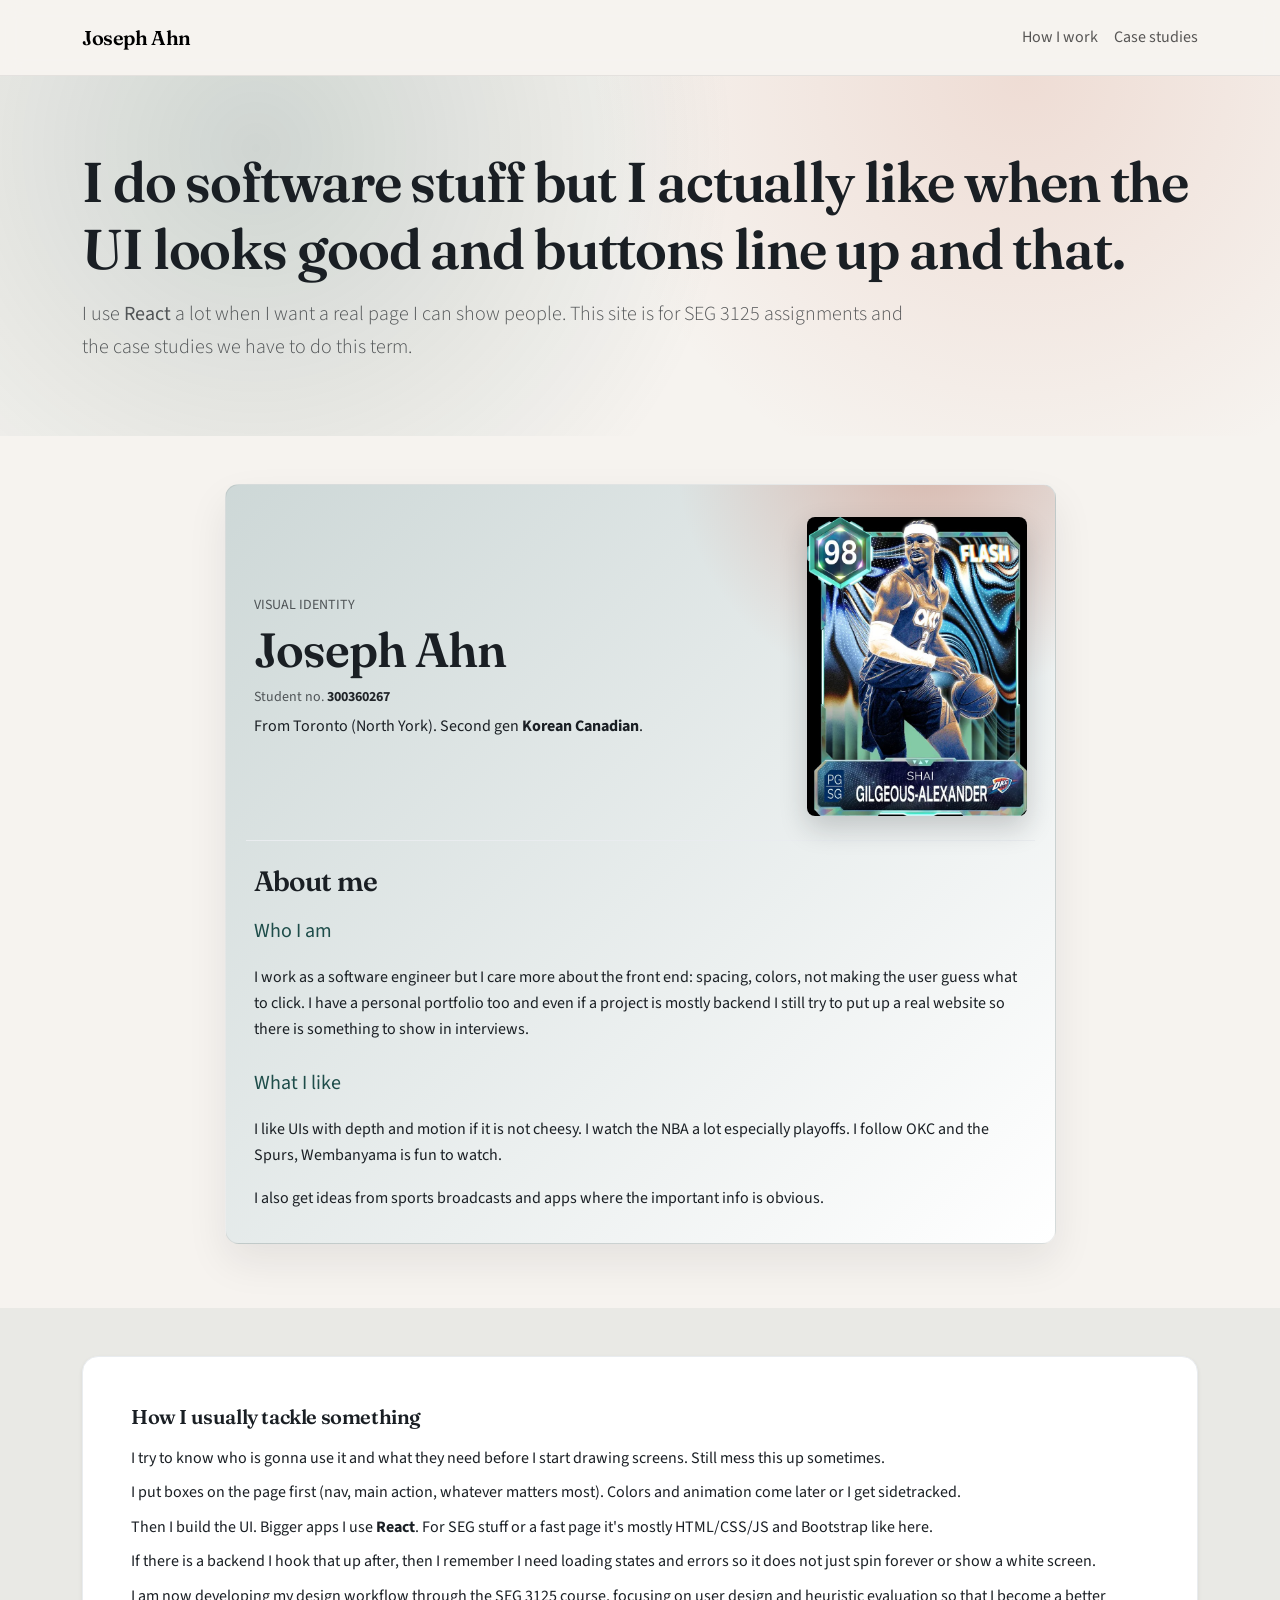
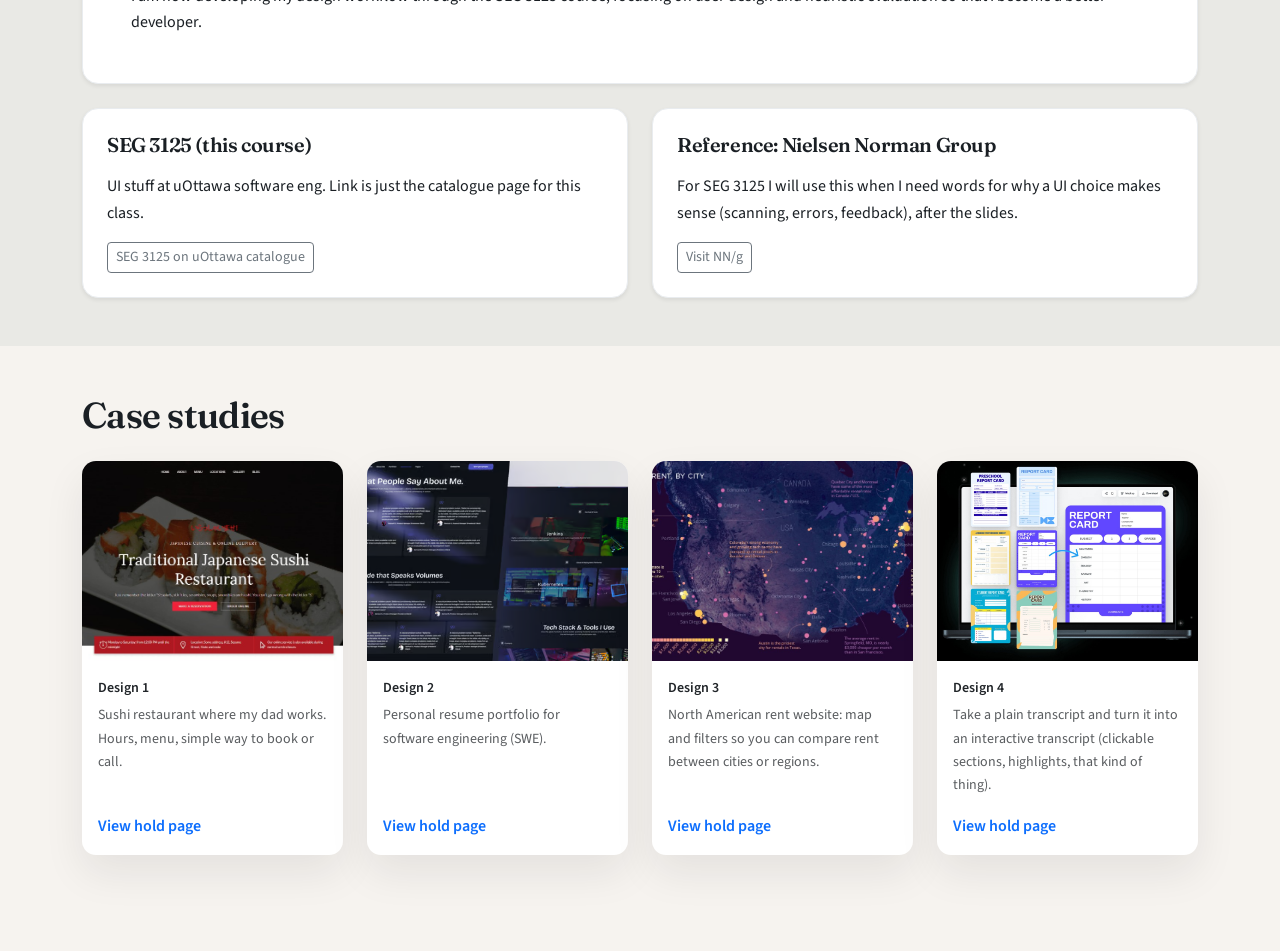
<file: index.html>
<!DOCTYPE html>
<html lang="en">
  <head>
    <meta charset="utf-8" />
    <meta name="viewport" content="width=device-width, initial-scale=1" />
    <title>Joseph Ahn | SEG 3125 portfolio</title>
    <meta
      name="description"
      content="SEG 3125 portfolio: about me, how I work, and case study placeholders."
    />
    <link rel="preconnect" href="https://fonts.googleapis.com" />
    <link rel="preconnect" href="https://fonts.gstatic.com" crossorigin />
    <link
      href="https://fonts.googleapis.com/css2?family=Fraunces:ital,opsz,wght@0,9..144,400;0,9..144,600;1,9..144,400&family=Source+Sans+3:wght@400;500;600&display=swap"
      rel="stylesheet"
    />
    <link
      href="https://cdn.jsdelivr.net/npm/bootstrap@5.3.3/dist/css/bootstrap.min.css"
      rel="stylesheet"
      integrity="sha384-QWTKZyjpPEjISv5WaRU9OFeRpok6YctnYmDr5pNlyT2bRjXh0JMhjY6hW+ALEwIH"
      crossorigin="anonymous"
    />
    <link rel="stylesheet" href="css/styles.css" />
  </head>
  <body>
    <nav class="navbar sticky-top py-3">
      <div class="container d-flex flex-wrap align-items-center justify-content-between column-gap-3 row-gap-2">
        <a class="navbar-brand display-font fw-semibold mb-0" href="#">Joseph Ahn</a>
        <ul class="navbar-nav d-flex flex-row align-items-center gap-3 ms-auto mb-0">
          <li class="nav-item">
            <a class="nav-link py-1" href="#work">How I work</a>
          </li>
          <li class="nav-item">
            <a class="nav-link py-1" href="#case-studies">Case studies</a>
          </li>
        </ul>
      </div>
    </nav>

    <header class="hero-pattern py-5">
      <div class="container py-lg-4">
        <h1 class="display-4 display-font mb-3">
          I do software stuff but I actually like when the UI looks good and buttons line up and that.
        </h1>
        <p class="lead text-muted col-lg-9 mb-0">
          I use <strong>React</strong> a lot when I want a real page I can show people. This site is for SEG
          3125 assignments and the case studies we have to do this term.
        </p>
      </div>
    </header>

    <main class="pb-5">
      <section class="py-5">
        <div class="container">
          <div class="row justify-content-center">
            <div class="col-12 col-lg-10 col-xl-9">
              <div class="about-visual mb-3">
                <div class="about-visual-inner">
                  <div class="row g-3 align-items-center border-bottom border-light-subtle pb-4 mb-4">
                    <div class="col">
                      <p class="text-uppercase small text-muted mb-1">Visual identity</p>
                      <p class="display-5 display-font mb-2">Joseph Ahn</p>
                      <p class="mb-1 text-muted small">Student no. <strong class="text-body">300360267</strong></p>
                      <p class="mb-0">
                        From Toronto (North York). Second gen <strong>Korean Canadian</strong>.
                      </p>
                    </div>
                    <div class="col-auto ms-auto">
                      <img
                        src="assets/visual-identity-card.png"
                        class="rounded-3 about-visual-card-img"
                        alt="Trading card style graphic: Shai Gilgeous-Alexander, Oklahoma City Thunder"
                        width="640"
                        height="869"
                      />
                    </div>
                  </div>

                  <h2 class="h3 display-font mb-3">About me</h2>
                  <p class="fs-5 text-deep mb-3">Who I am</p>
                  <p>
                    I work as a software engineer but I care more about the front end: spacing, colors, not
                    making the user guess what to click. I have a personal portfolio too and even if a project
                    is mostly backend I still try to put up a real website so there is something to show in
                    interviews.
                  </p>
                  <p class="fs-5 text-deep mb-3 mt-4">What I like</p>
                  <p>
                    I like UIs with depth and motion if it is not cheesy. I watch the NBA a lot especially
                    playoffs. I follow OKC and the Spurs, Wembanyama is fun to watch.
                  </p>
                  <p class="mb-0">
                    I also get ideas from sports broadcasts and apps where the important info is obvious.
                  </p>
                </div>
              </div>
            </div>
          </div>
        </div>
      </section>

      <section id="work" class="py-5 section-tint">
        <div class="container">
          <div class="p-4 p-lg-5 rounded-4 bg-body shadow-sm border border-light-subtle mb-4">
            <h3 class="h5 display-font mb-3">How I usually tackle something</h3>
            <p class="mb-2">
              I try to know who is gonna use it and what they need before I start drawing screens. Still mess
              this up sometimes.
            </p>
            <p class="mb-2">
              I put boxes on the page first (nav, main action, whatever matters most). Colors and animation
              come later or I get sidetracked.
            </p>
            <p class="mb-2">
              Then I build the UI. Bigger apps I use <strong>React</strong>. For SEG stuff or a fast page it's
              mostly HTML/CSS/JS and Bootstrap like here.
            </p>
            <p class="mb-2">
              If there is a backend I hook that up after, then I remember I need loading states and errors so
              it does not just spin forever or show a white screen.
            </p>
            <p class="mb-0">
              I am now developing my design workflow through the SEG 3125 course, focusing on user design and
              heuristic evaluation so that I become a better developer.
            </p>
          </div>

          <div class="row g-4">
            <div class="col-md-6">
              <div class="p-4 h-100 rounded-4 bg-body shadow-sm border border-light-subtle">
                <h3 class="h5 display-font mb-3">SEG 3125 (this course)</h3>
                <p class="mb-3">
                  UI stuff at uOttawa software eng. Link is just the catalogue page for this class.
                </p>
                <a
                  href="https://catalogue.uottawa.ca/search/?P=SEG%203125"
                  class="btn btn-outline-secondary btn-sm"
                  rel="noopener noreferrer"
                  >SEG 3125 on uOttawa catalogue</a
                >
              </div>
            </div>
            <div class="col-md-6">
              <div class="p-4 h-100 rounded-4 bg-body shadow-sm border border-light-subtle">
                <h3 class="h5 display-font mb-3">Reference: Nielsen Norman Group</h3>
                <p class="mb-3">
                  For SEG 3125 I will use this when I need words for why a UI choice makes sense (scanning,
                  errors, feedback), after the slides.
                </p>
                <a
                  href="https://www.nngroup.com/"
                  class="btn btn-outline-secondary btn-sm"
                  rel="noopener noreferrer"
                  >Visit NN/g</a
                >
              </div>
            </div>
          </div>
        </div>
      </section>

      <section id="case-studies" class="py-5">
        <div class="container">
          <h2 class="section-title mb-4">Case studies</h2>

          <div class="row g-4">
            <div class="col-md-6 col-xl-3">
              <article class="card card-case h-100">
                <img
                  src="assets/case-study-sushi.png"
                  class="card-img-top"
                  alt="Reference mockup: dark Japanese sushi restaurant hero with reservation CTAs"
                />
                <div class="card-body d-flex flex-column">
                  <p class="mb-1 fw-semibold small">Design 1</p>
                  <p class="card-text text-muted small flex-grow-1">
                    Sushi restaurant where my dad works. Hours, menu, simple way to book or call.
                  </p>
                  <a href="case-studies/case-study-sushi.html" class="stretched-link fw-semibold text-decoration-none"
                    >View hold page</a
                  >
                </div>
              </article>
            </div>

            <div class="col-md-6 col-xl-3">
              <article class="card card-case h-100">
                <img
                  src="assets/case-study-portfolio-memory.png"
                  class="card-img-top"
                  alt="Reference mockup: dark portfolio UI with testimonials and tech stack sections"
                />
                <div class="card-body d-flex flex-column">
                  <p class="mb-1 fw-semibold small">Design 2</p>
                  <p class="card-text text-muted small flex-grow-1">
                    Personal resume portfolio for software engineering (SWE).
                  </p>
                  <a href="case-studies/case-study-portfolio-memory.html" class="stretched-link fw-semibold text-decoration-none"
                    >View hold page</a
                  >
                </div>
              </article>
            </div>

            <div class="col-md-6 col-xl-3">
              <article class="card card-case h-100">
                <img
                  src="assets/case-study-rent-map.png"
                  class="card-img-top"
                  alt="Reference visualization: average rent by city across North America with bubble map"
                />
                <div class="card-body d-flex flex-column">
                  <p class="mb-1 fw-semibold small">Design 3</p>
                  <p class="card-text text-muted small flex-grow-1">
                    North American rent website: map and filters so you can compare rent between cities or
                    regions.
                  </p>
                  <a href="case-studies/case-study-rent-map.html" class="stretched-link fw-semibold text-decoration-none"
                    >View hold page</a
                  >
                </div>
              </article>
            </div>

            <div class="col-md-6 col-xl-3">
              <article class="card card-case h-100">
                <img
                  src="assets/case-study-course-sequence.png"
                  class="card-img-top"
                  alt="Placeholder image: laptop layout (will swap when interactive transcript UI is ready)"
                />
                <div class="card-body d-flex flex-column">
                  <p class="mb-1 fw-semibold small">Design 4</p>
                  <p class="card-text text-muted small flex-grow-1">
                    Take a plain transcript and turn it into an interactive transcript (clickable sections,
                    highlights, that kind of thing).
                  </p>
                  <a href="case-studies/case-study-course-sequence.html" class="stretched-link fw-semibold text-decoration-none"
                    >View hold page</a
                  >
                </div>
              </article>
            </div>
          </div>
        </div>
      </section>
    </main>

    <script
      src="https://cdn.jsdelivr.net/npm/bootstrap@5.3.3/dist/js/bootstrap.bundle.min.js"
      integrity="sha384-YvpcrYf0tY3lHB60NNkmXc5s9fDVZLESaAA55NDzOxhy9GkcIdslK1eN7N6jIeHz"
      crossorigin="anonymous"
    ></script>
  </body>
</html>
</file>
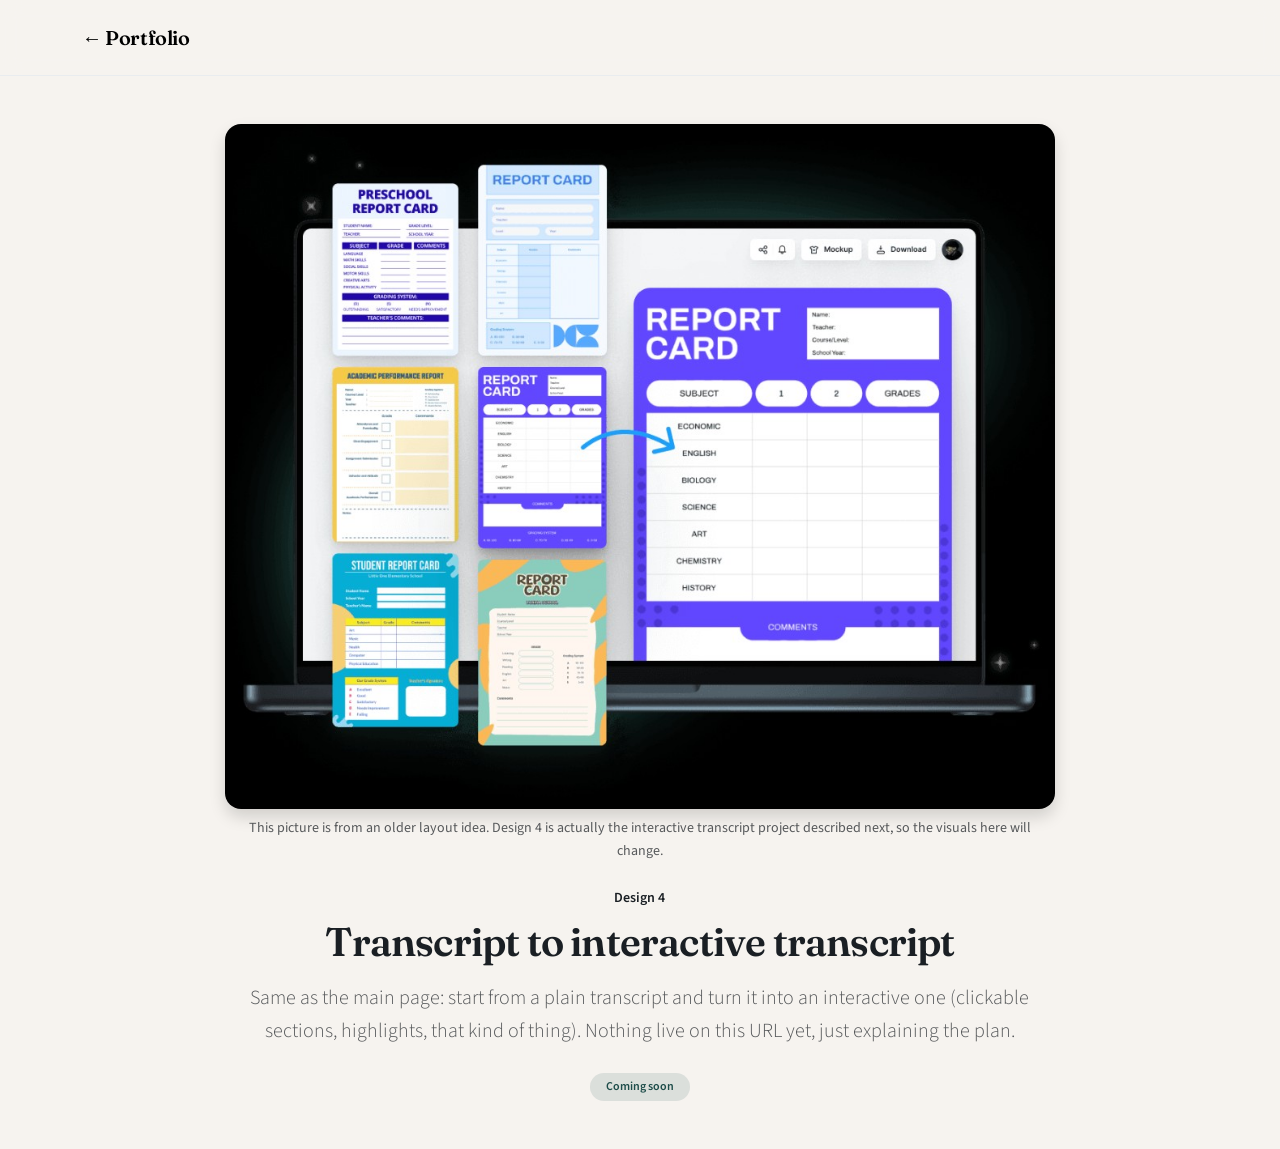
<file: case-studies/case-study-course-sequence.html>
<!DOCTYPE html>
<html lang="en">
  <head>
    <meta charset="utf-8" />
    <meta name="viewport" content="width=device-width, initial-scale=1" />
    <title>Design 4 · interactive transcript (soon)</title>
    <link rel="preconnect" href="https://fonts.googleapis.com" />
    <link rel="preconnect" href="https://fonts.gstatic.com" crossorigin />
    <link
      href="https://fonts.googleapis.com/css2?family=Fraunces:opsz,wght@9..144,600&family=Source+Sans+3:wght@400;600&display=swap"
      rel="stylesheet"
    />
    <link
      href="https://cdn.jsdelivr.net/npm/bootstrap@5.3.3/dist/css/bootstrap.min.css"
      rel="stylesheet"
      integrity="sha384-QWTKZyjpPEjISv5WaRU9OFeRpok6YctnYmDr5pNlyT2bRjXh0JMhjY6hW+ALEwIH"
      crossorigin="anonymous"
    />
    <link rel="stylesheet" href="../css/styles.css" />
  </head>
  <body class="d-flex min-vh-100 flex-column">
    <nav class="navbar py-3 border-bottom border-light-subtle">
      <div class="container">
        <a class="navbar-brand display-font" href="../index.html#case-studies">← Portfolio</a>
      </div>
    </nav>
    <main class="flex-grow-1 d-flex align-items-center py-5">
      <div class="container text-center col-lg-8">
        <figure class="mb-4 mx-auto" style="max-width: 920px">
          <img
            src="../assets/case-study-course-sequence.png"
            class="img-fluid rounded-4 shadow"
            alt="Placeholder image: laptop with report-style layout (not the final transcript UI)"
          />
          <figcaption class="small text-muted mt-2">
            This picture is from an older layout idea. Design 4 is actually the interactive transcript project
            described next, so the visuals here will change.
          </figcaption>
        </figure>
        <p class="fw-semibold small mb-2">Design 4</p>
        <h1 class="display-font display-6 mb-3">Transcript to interactive transcript</h1>
        <p class="lead text-muted mb-4">
          Same as the main page: start from a plain transcript and turn it into an interactive one (clickable
          sections, highlights, that kind of thing). Nothing live on this URL yet, just explaining the plan.
        </p>
        <span class="badge rounded-pill badge-soft px-3 py-2">Coming soon</span>
      </div>
    </main>
    <script
      src="https://cdn.jsdelivr.net/npm/bootstrap@5.3.3/dist/js/bootstrap.bundle.min.js"
      integrity="sha384-YvpcrYf0tY3lHB60NNkmXc5s9fDVZLESaAA55NDzOxhy9GkcIdslK1eN7N6jIeHz"
      crossorigin="anonymous"
    ></script>
  </body>
</html>
</file>
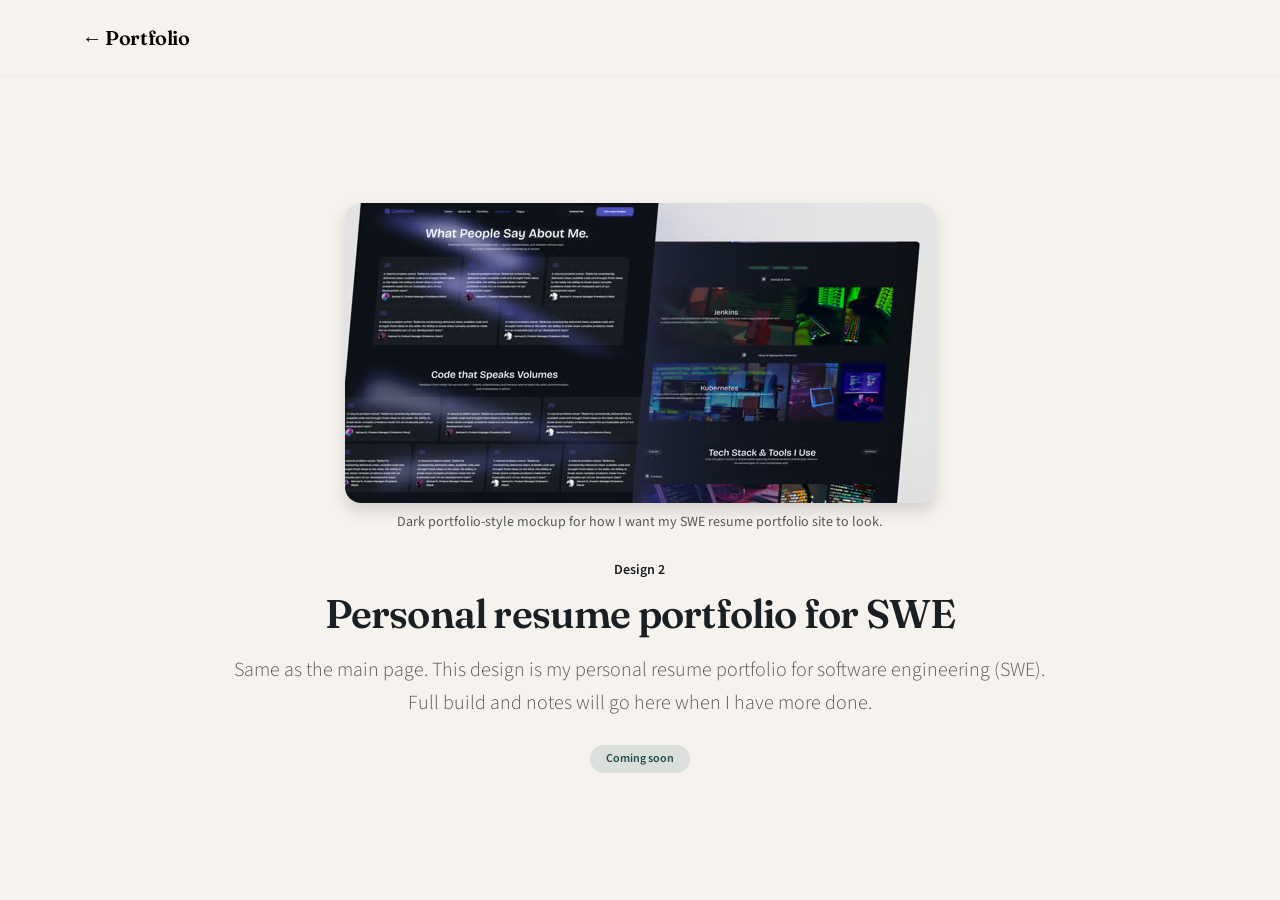
<file: case-studies/case-study-portfolio-memory.html>
<!DOCTYPE html>
<html lang="en">
  <head>
    <meta charset="utf-8" />
    <meta name="viewport" content="width=device-width, initial-scale=1" />
    <title>Design 2 · SWE resume portfolio (soon)</title>
    <link rel="preconnect" href="https://fonts.googleapis.com" />
    <link rel="preconnect" href="https://fonts.gstatic.com" crossorigin />
    <link
      href="https://fonts.googleapis.com/css2?family=Fraunces:opsz,wght@9..144,600&family=Source+Sans+3:wght@400;600&display=swap"
      rel="stylesheet"
    />
    <link
      href="https://cdn.jsdelivr.net/npm/bootstrap@5.3.3/dist/css/bootstrap.min.css"
      rel="stylesheet"
      integrity="sha384-QWTKZyjpPEjISv5WaRU9OFeRpok6YctnYmDr5pNlyT2bRjXh0JMhjY6hW+ALEwIH"
      crossorigin="anonymous"
    />
    <link rel="stylesheet" href="../css/styles.css" />
  </head>
  <body class="d-flex min-vh-100 flex-column">
    <nav class="navbar py-3 border-bottom border-light-subtle">
      <div class="container">
        <a class="navbar-brand display-font" href="../index.html#case-studies">← Portfolio</a>
      </div>
    </nav>
    <main class="flex-grow-1 d-flex align-items-center py-5">
      <div class="container text-center col-lg-8">
        <figure class="mb-4 mx-auto" style="max-width: 920px">
          <img
            src="../assets/case-study-portfolio-memory.png"
            class="img-fluid rounded-4 shadow"
            alt="Mockup: dark portfolio UI with testimonials and tech stack sections"
          />
          <figcaption class="small text-muted mt-2">
            Dark portfolio-style mockup for how I want my SWE resume portfolio site to look.
          </figcaption>
        </figure>
        <p class="fw-semibold small mb-2">Design 2</p>
        <h1 class="display-font display-6 mb-3">Personal resume portfolio for SWE</h1>
        <p class="lead text-muted mb-4">
          Same as the main page. This design is my personal resume portfolio for software engineering (SWE).
          Full build and notes will go here when I have more done.
        </p>
        <span class="badge rounded-pill badge-soft px-3 py-2">Coming soon</span>
      </div>
    </main>
    <script
      src="https://cdn.jsdelivr.net/npm/bootstrap@5.3.3/dist/js/bootstrap.bundle.min.js"
      integrity="sha384-YvpcrYf0tY3lHB60NNkmXc5s9fDVZLESaAA55NDzOxhy9GkcIdslK1eN7N6jIeHz"
      crossorigin="anonymous"
    ></script>
  </body>
</html>
</file>
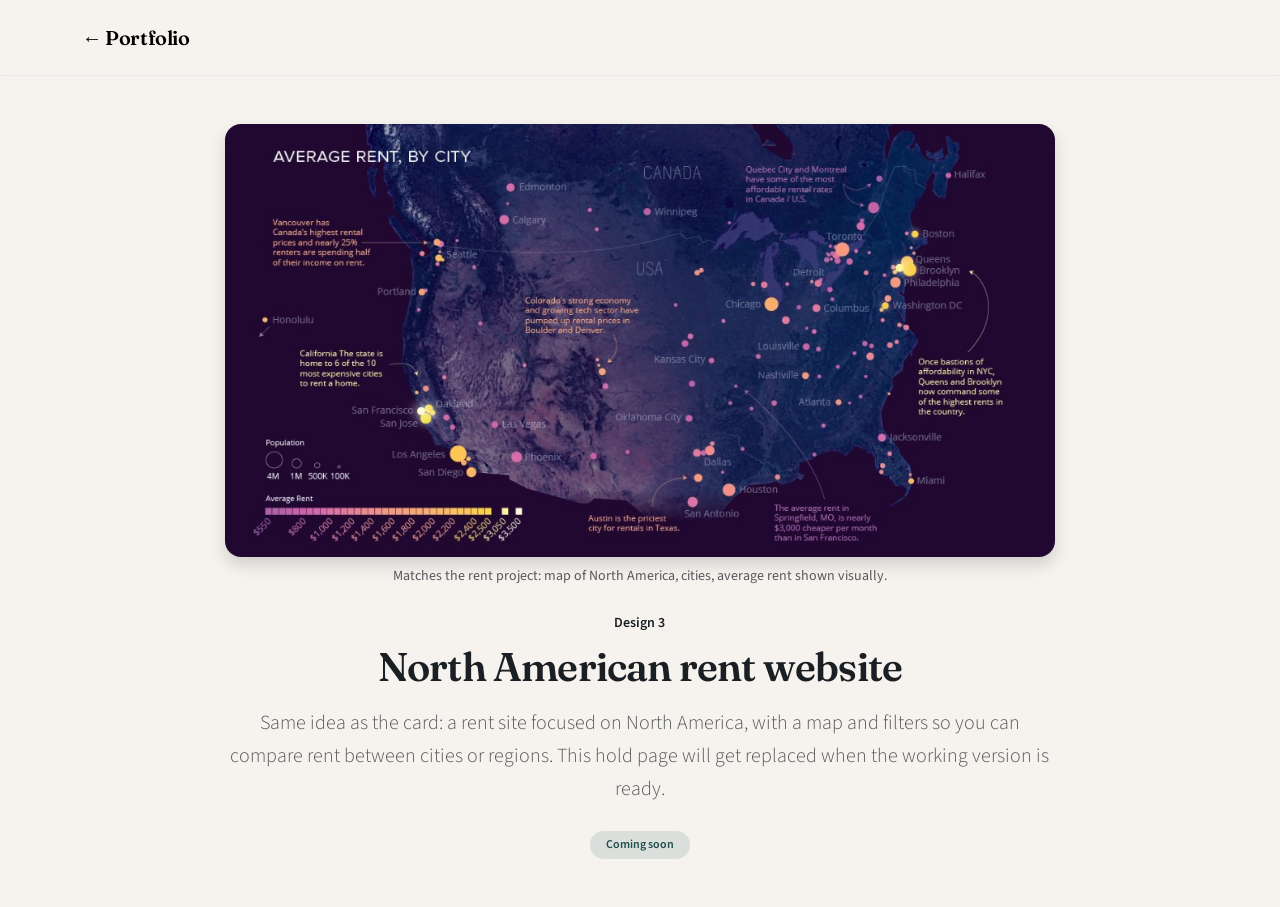
<file: case-studies/case-study-rent-map.html>
<!DOCTYPE html>
<html lang="en">
  <head>
    <meta charset="utf-8" />
    <meta name="viewport" content="width=device-width, initial-scale=1" />
    <title>Design 3 · North American rent site (soon)</title>
    <link rel="preconnect" href="https://fonts.googleapis.com" />
    <link rel="preconnect" href="https://fonts.gstatic.com" crossorigin />
    <link
      href="https://fonts.googleapis.com/css2?family=Fraunces:opsz,wght@9..144,600&family=Source+Sans+3:wght@400;600&display=swap"
      rel="stylesheet"
    />
    <link
      href="https://cdn.jsdelivr.net/npm/bootstrap@5.3.3/dist/css/bootstrap.min.css"
      rel="stylesheet"
      integrity="sha384-QWTKZyjpPEjISv5WaRU9OFeRpok6YctnYmDr5pNlyT2bRjXh0JMhjY6hW+ALEwIH"
      crossorigin="anonymous"
    />
    <link rel="stylesheet" href="../css/styles.css" />
  </head>
  <body class="d-flex min-vh-100 flex-column">
    <nav class="navbar py-3 border-bottom border-light-subtle">
      <div class="container">
        <a class="navbar-brand display-font" href="../index.html#case-studies">← Portfolio</a>
      </div>
    </nav>
    <main class="flex-grow-1 d-flex align-items-center py-5">
      <div class="container text-center col-lg-8">
        <figure class="mb-4 mx-auto" style="max-width: 920px">
          <img
            src="../assets/case-study-rent-map.png"
            class="img-fluid rounded-4 shadow"
            alt="Mockup: North America map with average rent by city, bubbles and legend"
          />
          <figcaption class="small text-muted mt-2">
            Matches the rent project: map of North America, cities, average rent shown visually.
          </figcaption>
        </figure>
        <p class="fw-semibold small mb-2">Design 3</p>
        <h1 class="display-font display-6 mb-3">North American rent website</h1>
        <p class="lead text-muted mb-4">
          Same idea as the card: a rent site focused on North America, with a map and filters so you can
          compare rent between cities or regions. This hold page will get replaced when the working version is
          ready.
        </p>
        <span class="badge rounded-pill badge-soft px-3 py-2">Coming soon</span>
      </div>
    </main>
    <script
      src="https://cdn.jsdelivr.net/npm/bootstrap@5.3.3/dist/js/bootstrap.bundle.min.js"
      integrity="sha384-YvpcrYf0tY3lHB60NNkmXc5s9fDVZLESaAA55NDzOxhy9GkcIdslK1eN7N6jIeHz"
      crossorigin="anonymous"
    ></script>
  </body>
</html>
</file>
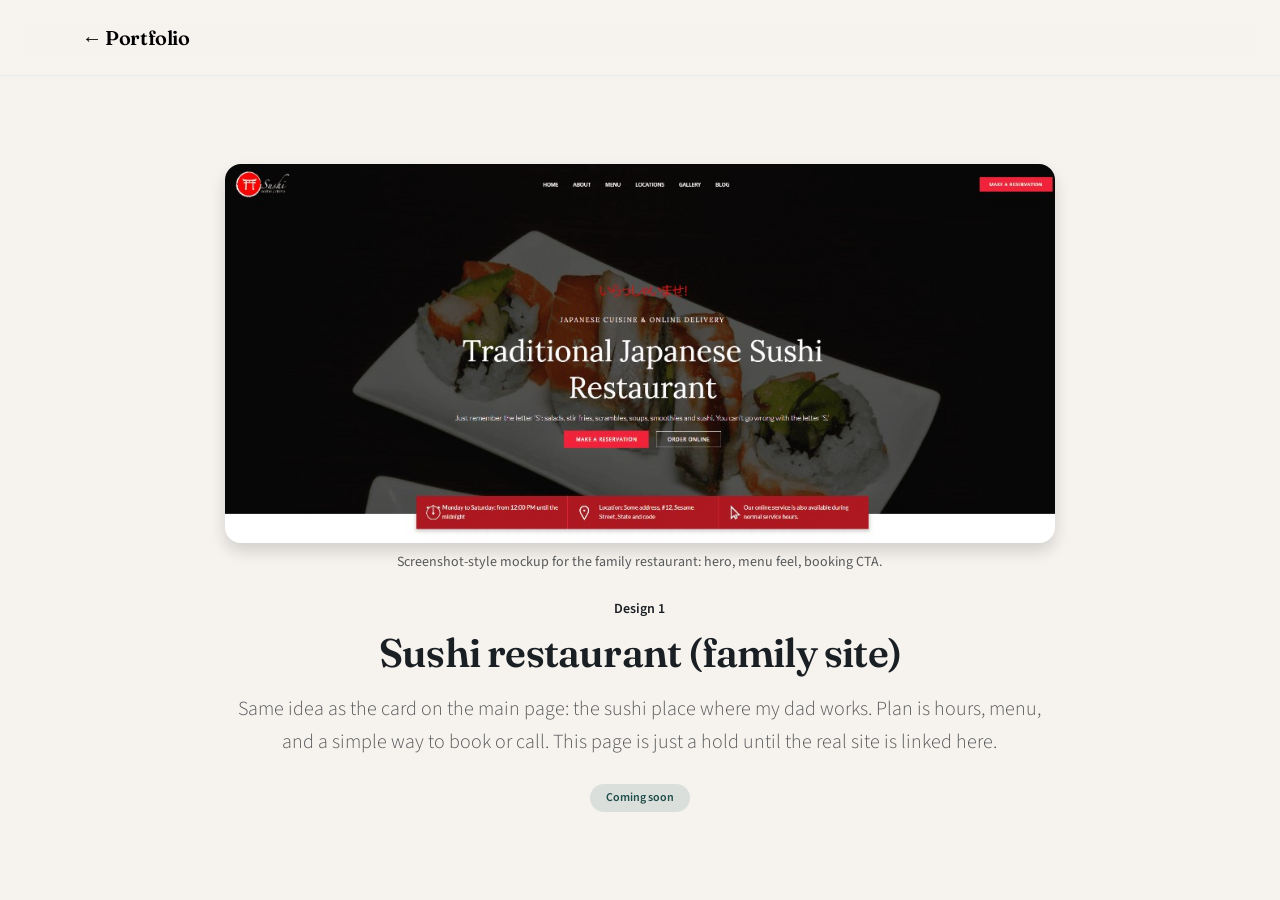
<file: case-studies/case-study-sushi.html>
<!DOCTYPE html>
<html lang="en">
  <head>
    <meta charset="utf-8" />
    <meta name="viewport" content="width=device-width, initial-scale=1" />
    <title>Design 1 · Sushi restaurant (soon)</title>
    <link rel="preconnect" href="https://fonts.googleapis.com" />
    <link rel="preconnect" href="https://fonts.gstatic.com" crossorigin />
    <link
      href="https://fonts.googleapis.com/css2?family=Fraunces:opsz,wght@9..144,600&family=Source+Sans+3:wght@400;600&display=swap"
      rel="stylesheet"
    />
    <link
      href="https://cdn.jsdelivr.net/npm/bootstrap@5.3.3/dist/css/bootstrap.min.css"
      rel="stylesheet"
      integrity="sha384-QWTKZyjpPEjISv5WaRU9OFeRpok6YctnYmDr5pNlyT2bRjXh0JMhjY6hW+ALEwIH"
      crossorigin="anonymous"
    />
    <link rel="stylesheet" href="../css/styles.css" />
  </head>
  <body class="d-flex min-vh-100 flex-column">
    <nav class="navbar py-3 border-bottom border-light-subtle">
      <div class="container">
        <a class="navbar-brand display-font" href="../index.html#case-studies">← Portfolio</a>
      </div>
    </nav>
    <main class="flex-grow-1 d-flex align-items-center py-5">
      <div class="container text-center col-lg-8">
        <figure class="mb-4 mx-auto" style="max-width: 920px">
          <img
            src="../assets/case-study-sushi.png"
            class="img-fluid rounded-4 shadow"
            alt="Mockup: Japanese sushi restaurant landing page with hero and red accents"
          />
          <figcaption class="small text-muted mt-2">
            Screenshot-style mockup for the family restaurant: hero, menu feel, booking CTA.
          </figcaption>
        </figure>
        <p class="fw-semibold small mb-2">Design 1</p>
        <h1 class="display-font display-6 mb-3">Sushi restaurant (family site)</h1>
        <p class="lead text-muted mb-4">
          Same idea as the card on the main page: the sushi place where my dad works. Plan is hours, menu,
          and a simple way to book or call. This page is just a hold until the real site is linked here.
        </p>
        <span class="badge rounded-pill badge-soft px-3 py-2">Coming soon</span>
      </div>
    </main>
    <script
      src="https://cdn.jsdelivr.net/npm/bootstrap@5.3.3/dist/js/bootstrap.bundle.min.js"
      integrity="sha384-YvpcrYf0tY3lHB60NNkmXc5s9fDVZLESaAA55NDzOxhy9GkcIdslK1eN7N6jIeHz"
      crossorigin="anonymous"
    ></script>
  </body>
</html>
</file>
<file: css/styles.css>
:root {
  --color-bg: #f6f3ef;
  --color-surface: #ffffff;
  --color-ink: #1a1f24;
  --color-muted: #5c6670;
  --color-accent: #c45c3e;
  --color-accent-soft: #e8a090;
  --color-deep: #1e4d4a;
  --font-display: "Fraunces", Georgia, serif;
  --font-body: "Source Sans 3", system-ui, sans-serif;
  --shadow-soft: 0 18px 40px rgba(26, 31, 36, 0.08);
  --radius: 14px;
}

*,
*::before,
*::after {
  box-sizing: border-box;
}

body {
  font-family: var(--font-body);
  background-color: var(--color-bg);
  color: var(--color-ink);
  line-height: 1.65;
}

h1,
h2,
h3,
.display-font {
  font-family: var(--font-display);
  font-weight: 600;
  letter-spacing: -0.02em;
}

.text-accent {
  color: var(--color-accent) !important;
}

.text-deep {
  color: var(--color-deep) !important;
}

.navbar {
  backdrop-filter: blur(10px);
  background-color: color-mix(in srgb, var(--color-bg) 88%, transparent) !important;
  border-bottom: 1px solid color-mix(in srgb, var(--color-ink) 8%, transparent);
}

.hero-pattern {
  background-image: radial-gradient(
      circle at 20% 20%,
      color-mix(in srgb, var(--color-deep) 18%, transparent),
      transparent 45%
    ),
    radial-gradient(
      circle at 80% 0%,
      color-mix(in srgb, var(--color-accent) 15%, transparent),
      transparent 40%
    );
}

.card-case {
  position: relative;
  border: none;
  border-radius: var(--radius);
  box-shadow: var(--shadow-soft);
  transition: transform 0.25s ease, box-shadow 0.25s ease;
  background: var(--color-surface);
}

.card-case:hover {
  transform: translateY(-4px);
  box-shadow: 0 22px 50px rgba(26, 31, 36, 0.12);
}

.card-case .card-img-top {
  height: 200px;
  object-fit: cover;
  border-radius: var(--radius) var(--radius) 0 0;
}

.badge-soft {
  background: color-mix(in srgb, var(--color-deep) 12%, transparent);
  color: var(--color-deep);
  font-weight: 600;
}

.section-title {
  font-size: clamp(1.75rem, 4vw, 2.25rem);
}

.footer-bar {
  border-top: 1px solid color-mix(in srgb, var(--color-ink) 10%, transparent);
}

.about-visual {
  min-height: 280px;
  border-radius: var(--radius);
  padding: 2rem 1.75rem;
  background: linear-gradient(135deg, color-mix(in srgb, var(--color-deep) 22%, var(--color-surface)), var(--color-surface));
  box-shadow: var(--shadow-soft);
  border: 1px solid color-mix(in srgb, var(--color-ink) 8%, transparent);
  position: relative;
  overflow: hidden;
}

.about-visual::before {
  content: "";
  position: absolute;
  inset: -40% -20% auto auto;
  width: 70%;
  height: 70%;
  background: radial-gradient(circle, color-mix(in srgb, var(--color-accent) 35%, transparent), transparent 65%);
  pointer-events: none;
}

.about-visual-inner {
  position: relative;
  z-index: 1;
}

.about-visual-card-img {
  max-width: min(220px, 42vw);
  width: 100%;
  height: auto;
  box-shadow: 0 12px 28px rgba(26, 31, 36, 0.2);
}

.section-tint {
  background-color: color-mix(in srgb, var(--color-deep) 6%, var(--color-bg));
}
</file>
